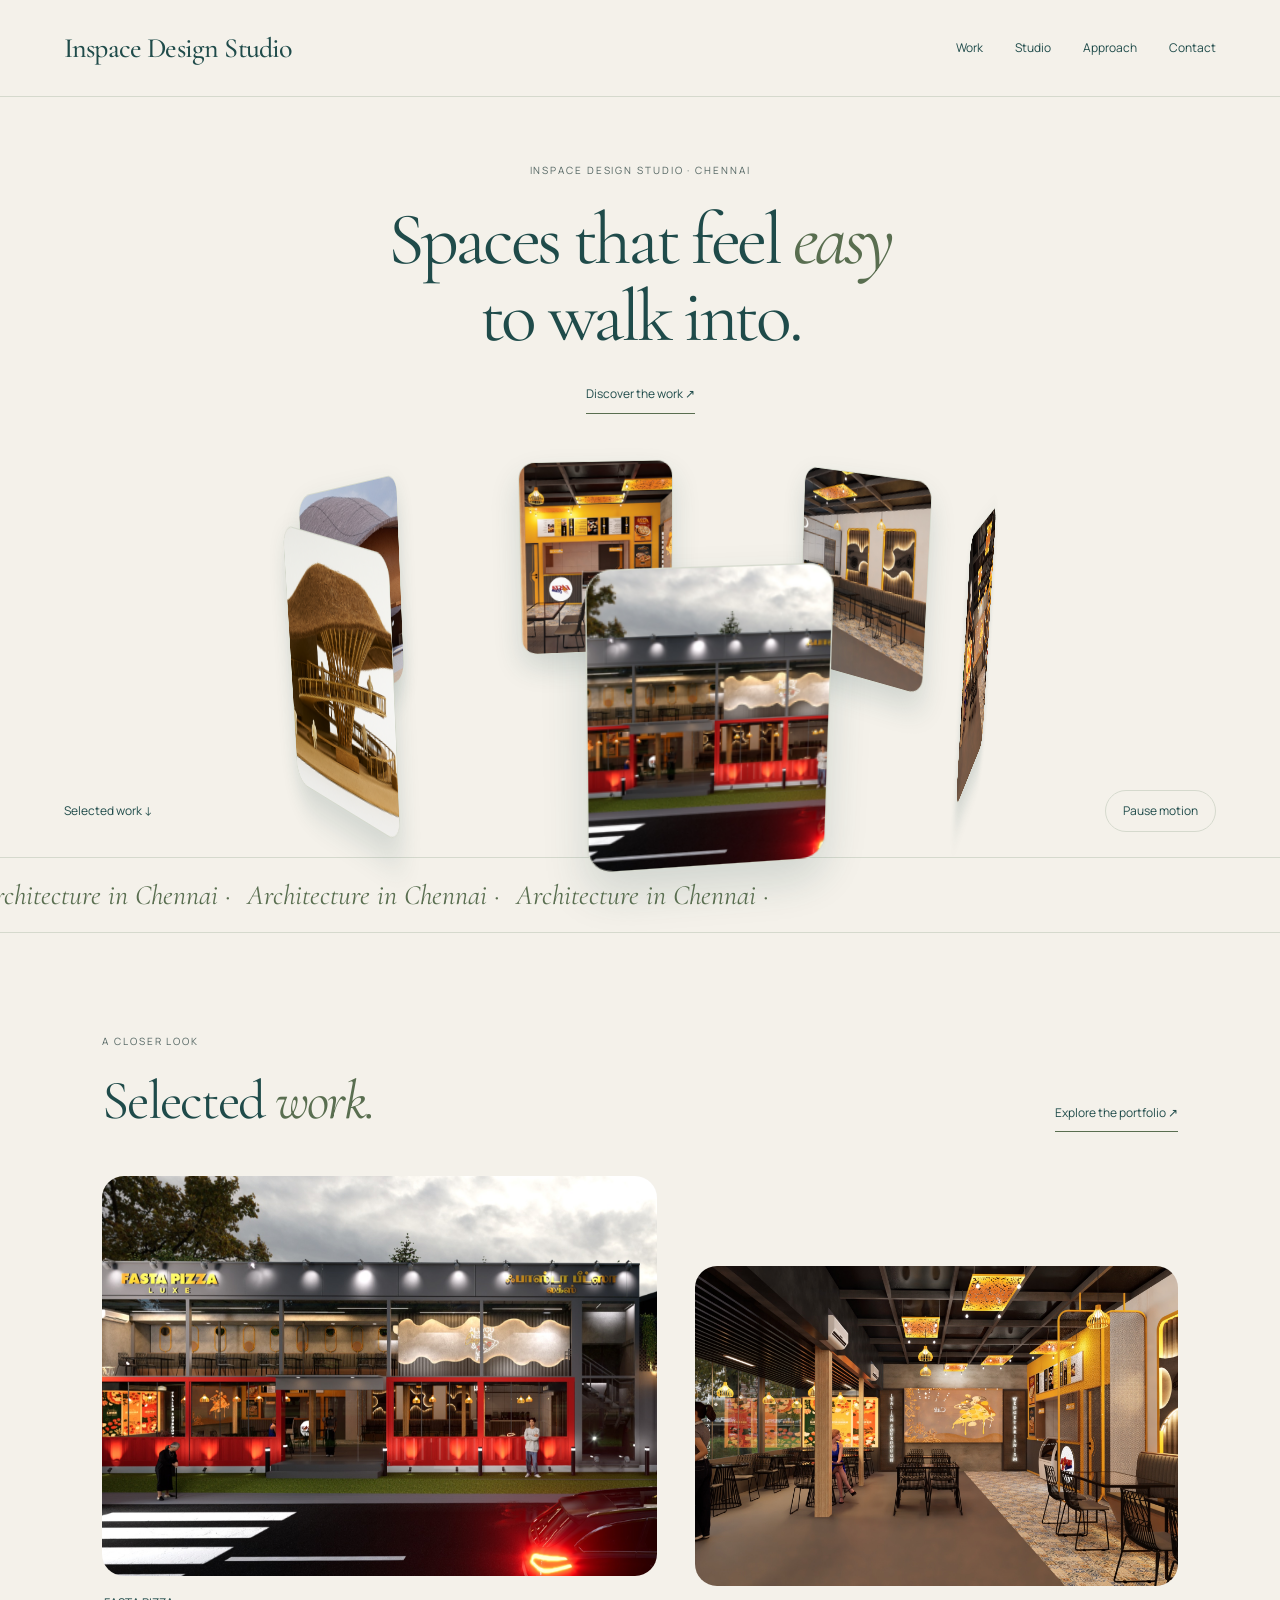
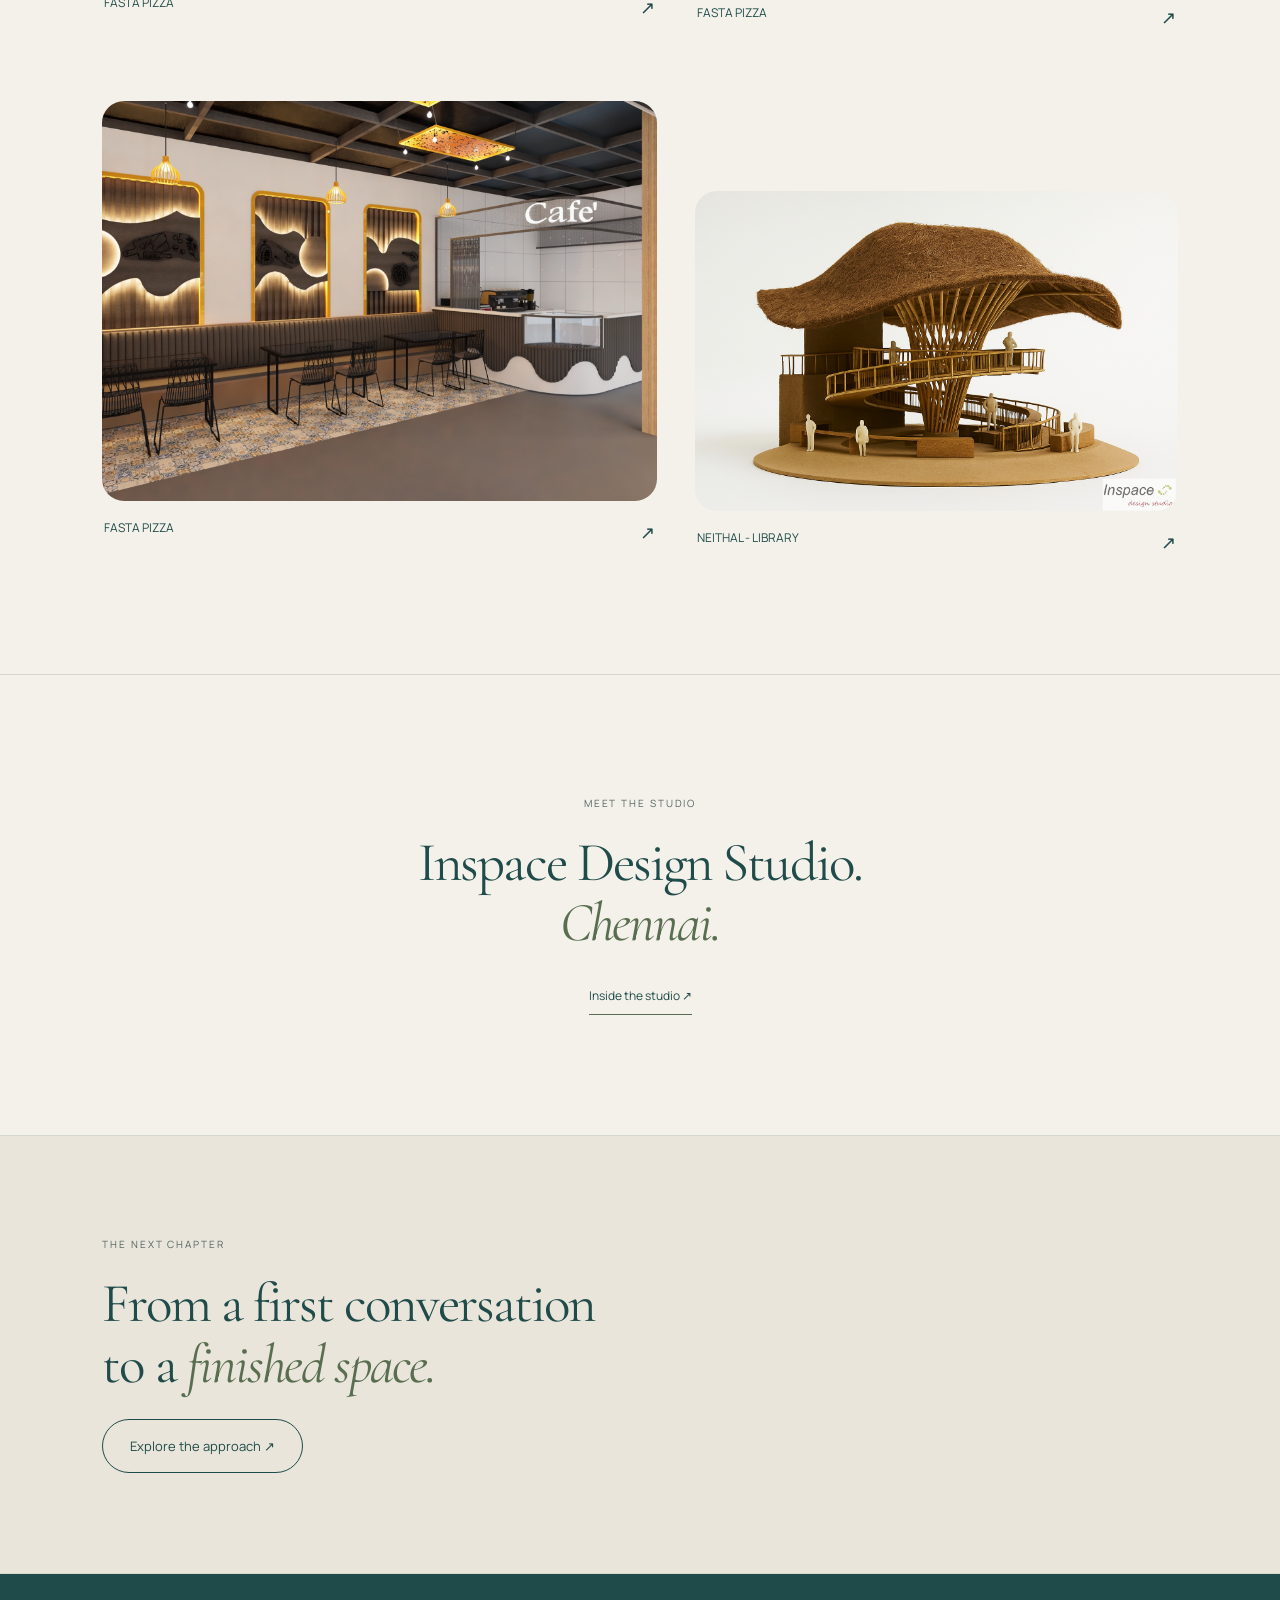
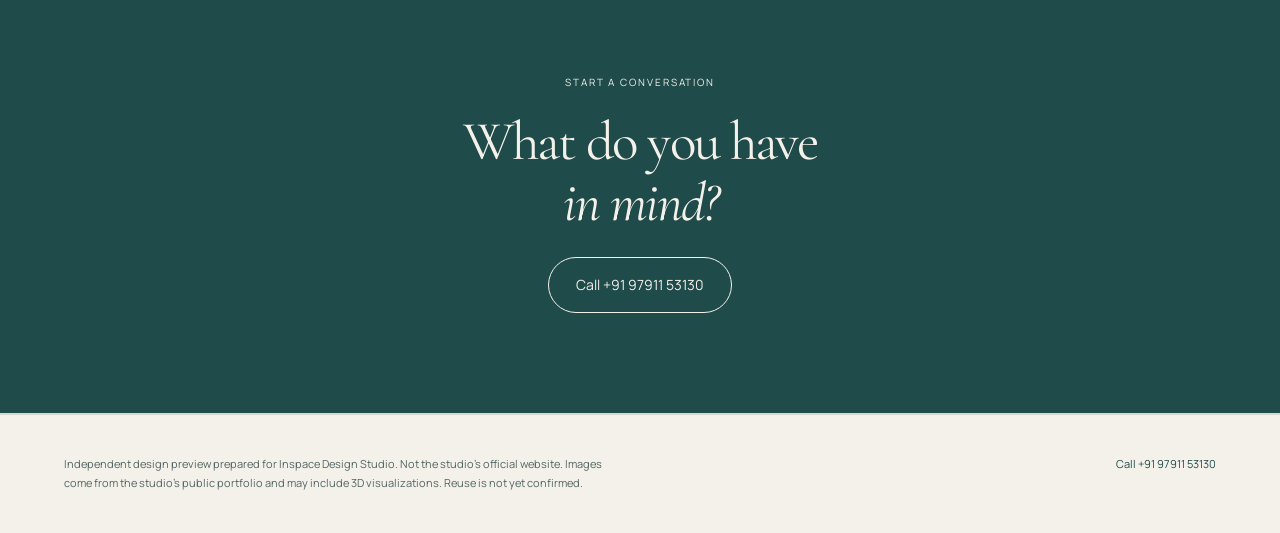
<file: index.html>
<!doctype html>
<html lang="en"><head><meta charset="utf-8"><meta name="viewport" content="width=device-width, initial-scale=1"><title>Architecture in Chennai | Inspace Design Studio</title><meta name="description" content="Inspace Design Studio works on architecture, interiors, public spaces and master plans in Chennai."><link rel="stylesheet" href="base.css"><link rel="stylesheet" href="brand.css"><link rel="stylesheet" href="hero.css"><link rel="license" href="assets/fonts/display/OFL.txt"><link rel="license" href="assets/fonts/body/OFL.txt"><script src="runtime.js" defer></script><script src="hero.js" defer></script></head><body><a class="dk-skip-link" href="#main">Skip to content</a><header class="dk-header"><a class="dk-wordmark" href="index.html">Inspace Design Studio</a><button class="dk-menu" type="button" aria-controls="dk-nav" aria-expanded="false" hidden><span class="dk-menu-label">Menu</span></button><nav class="dk-nav" id="dk-nav" aria-label="Primary"><a href="work.html">Work</a><a href="studio.html">Studio</a><a href="process.html">Approach</a><a href="contact.html">Contact</a></nav></header><main id="main"><section class="soft-hero" data-dk-motion aria-labelledby="hero-title">
  <div class="hero-copy"><p class="eyebrow">Inspace Design Studio · Chennai</p><h1 id="hero-title">Spaces that feel <em>easy</em><br>to walk into.</h1><a class="text-link" href="work.html">Discover the work ↗</a></div>
  <div class="ring-stage" aria-label="A rotating collection of studio project photographs"><div class="ring-axis"><div class="ring-spin">
    <figure class="ring-card" style="--angle:0deg"><img src="assets/img/photo-01.jpg" alt="FASTA PIZZA"></figure>
    <figure class="ring-card" style="--angle:60deg"><img src="assets/img/photo-02.jpg" alt="FASTA PIZZA"></figure>
    <figure class="ring-card" style="--angle:120deg"><img src="assets/img/photo-03.jpg" alt="FASTA PIZZA"></figure>
    <figure class="ring-card" style="--angle:180deg"><img src="assets/img/photo-04.jpg" alt="FASTA PIZZA"></figure>
    <figure class="ring-card" style="--angle:240deg"><img src="assets/img/photo-05.jpg" alt="NEITHAL - LIBRARY"></figure>
    <figure class="ring-card" style="--angle:300deg"><img src="assets/img/photo-06.jpg" alt="NEITHAL - LIBRARY"></figure>
  </div></div></div>
  <div class="hero-bottom"><a href="#selected-work">Selected work ↓</a><button type="button" data-dk-motion-toggle hidden><span data-dk-motion-label>Pause</span> motion</button></div>
  <div class="work-strip" aria-label="Studio work types"><div class="strip-track"><span>Architecture in Chennai · </span><span aria-hidden="true">Architecture in Chennai · </span><span aria-hidden="true">Architecture in Chennai · </span></div></div>
</section>

<section class="home-work chapter" aria-labelledby="selected-work">
  <div class="chapter-heading"><div><p class="eyebrow">A closer look</p><h2 id="selected-work">Selected <em>work.</em></h2></div><a class="text-link" href="work.html">Explore the portfolio ↗</a></div>
  <div class="work-pair">
    <a class="work-tile" href="work.html"><img src="assets/img/photo-01.jpg" alt="FASTA PIZZA" loading="lazy"><span>FASTA PIZZA <b>↗</b></span></a>
    <a class="work-tile" href="work.html"><img src="assets/img/photo-02.jpg" alt="FASTA PIZZA" loading="lazy"><span>FASTA PIZZA <b>↗</b></span></a>
    <a class="work-tile" href="work.html"><img src="assets/img/photo-03.jpg" alt="FASTA PIZZA" loading="lazy"><span>FASTA PIZZA <b>↗</b></span></a>
    <a class="work-tile" href="work.html"><img src="assets/img/photo-06.jpg" alt="NEITHAL - LIBRARY" loading="lazy"><span>NEITHAL - LIBRARY <b>↗</b></span></a>
  </div>
</section>
<section class="studio-line chapter" aria-labelledby="studio-line"><p class="eyebrow">Meet the studio</p><h2 id="studio-line">Inspace Design Studio.<br><em>Chennai.</em></h2><a class="text-link" href="studio.html">Inside the studio ↗</a></section>
<section class="approach-line chapter" aria-labelledby="approach"><p class="eyebrow">The next chapter</p><h2 id="approach">From a first conversation<br>to a <em>finished space.</em></h2><a class="button" href="process.html">Explore the approach ↗</a></section>
<section class="contact-band chapter" aria-labelledby="contact"><p class="eyebrow">Start a conversation</p><h2 id="contact">What do you have<br><em>in mind?</em></h2><div class="dk-contact-links"><a href="tel:+919791153130">Call +91 97911 53130</a></div></section>
</main><footer class="dk-footer"><p>Independent design preview prepared for Inspace Design Studio. Not the studio&#x27;s official website. Images come from the studio’s public portfolio and may include 3D visualizations. Reuse is not yet confirmed.</p><div class="dk-contact-links"><a href="tel:+919791153130">Call +91 97911 53130</a></div></footer></body></html>
</file>
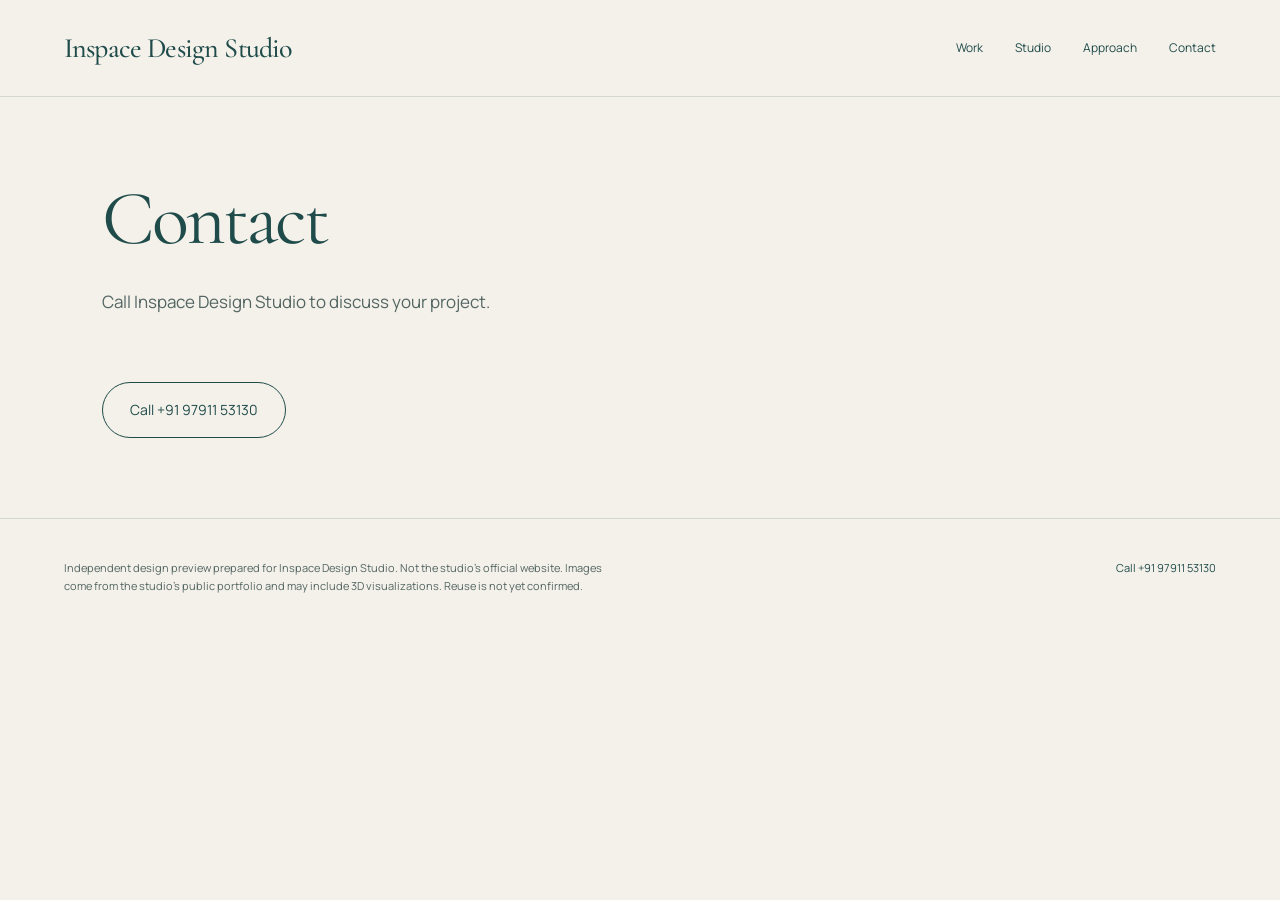
<file: contact.html>
<!doctype html>
<html lang="en"><head><meta charset="utf-8"><meta name="viewport" content="width=device-width, initial-scale=1"><title>Contact | Inspace Design Studio</title><meta name="description" content="Inspace Design Studio works on architecture, interiors, public spaces and master plans in Chennai."><link rel="stylesheet" href="base.css"><link rel="stylesheet" href="brand.css"><link rel="stylesheet" href="hero.css"><link rel="license" href="assets/fonts/display/OFL.txt"><link rel="license" href="assets/fonts/body/OFL.txt"><script src="runtime.js" defer></script><script src="hero.js" defer></script></head><body><a class="dk-skip-link" href="#main">Skip to content</a><header class="dk-header"><a class="dk-wordmark" href="index.html">Inspace Design Studio</a><button class="dk-menu" type="button" aria-controls="dk-nav" aria-expanded="false" hidden><span class="dk-menu-label">Menu</span></button><nav class="dk-nav" id="dk-nav" aria-label="Primary"><a href="work.html">Work</a><a href="studio.html">Studio</a><a href="process.html">Approach</a><a href="contact.html">Contact</a></nav></header><main id="main"><h1>Contact</h1><p class="dk-lead">Call Inspace Design Studio to discuss your project.</p><div class="dk-contact-links"><a href="tel:+919791153130">Call +91 97911 53130</a></div></main><footer class="dk-footer"><p>Independent design preview prepared for Inspace Design Studio. Not the studio&#x27;s official website. Images come from the studio’s public portfolio and may include 3D visualizations. Reuse is not yet confirmed.</p><div class="dk-contact-links"><a href="tel:+919791153130">Call +91 97911 53130</a></div></footer></body></html>
</file>
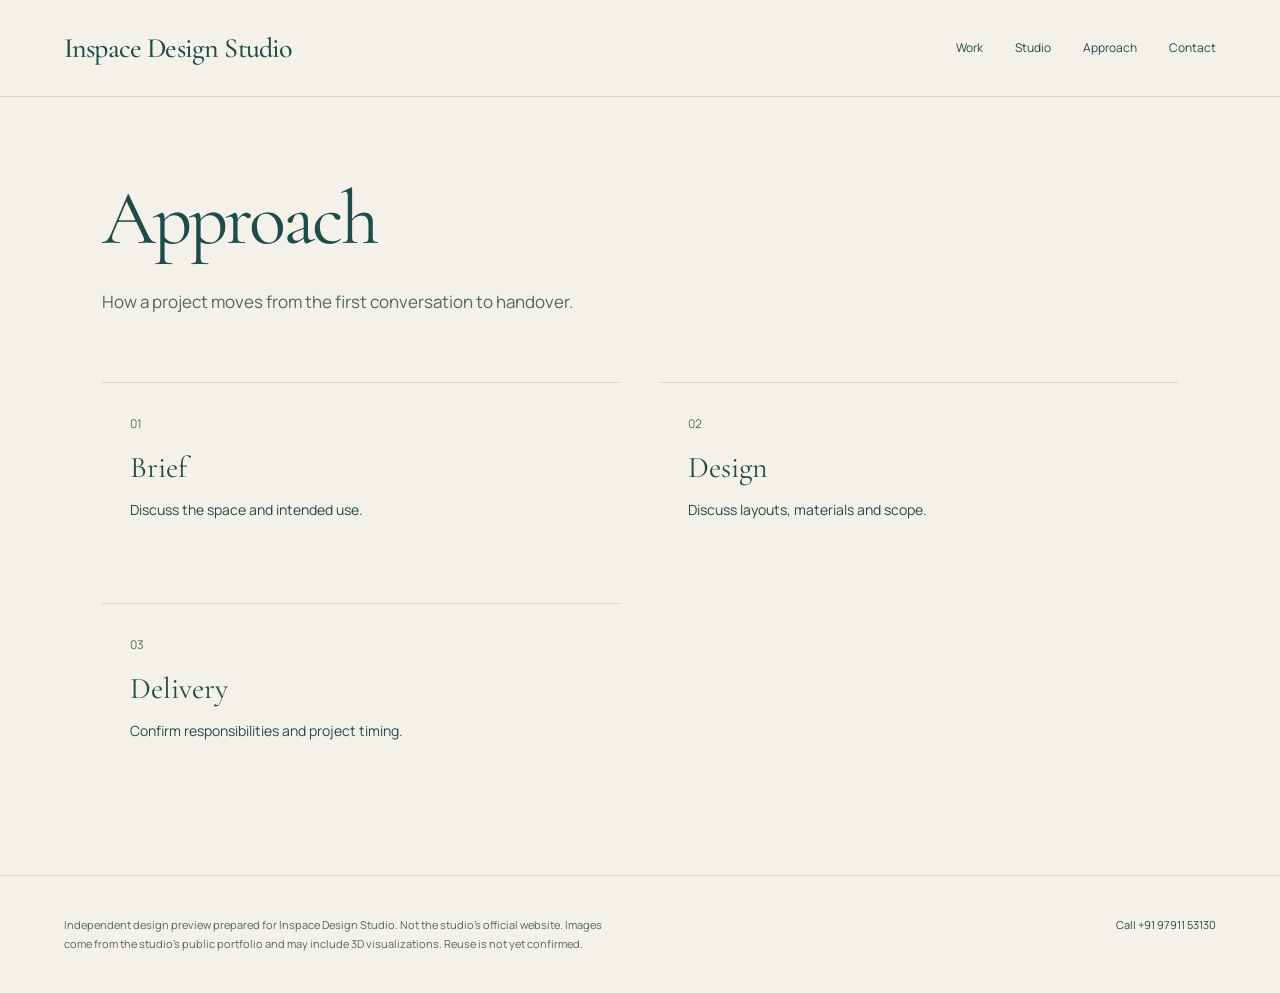
<file: process.html>
<!doctype html>
<html lang="en"><head><meta charset="utf-8"><meta name="viewport" content="width=device-width, initial-scale=1"><title>Approach | Inspace Design Studio</title><meta name="description" content="Inspace Design Studio works on architecture, interiors, public spaces and master plans in Chennai."><link rel="stylesheet" href="base.css"><link rel="stylesheet" href="brand.css"><link rel="stylesheet" href="hero.css"><link rel="license" href="assets/fonts/display/OFL.txt"><link rel="license" href="assets/fonts/body/OFL.txt"><script src="runtime.js" defer></script><script src="hero.js" defer></script></head><body><a class="dk-skip-link" href="#main">Skip to content</a><header class="dk-header"><a class="dk-wordmark" href="index.html">Inspace Design Studio</a><button class="dk-menu" type="button" aria-controls="dk-nav" aria-expanded="false" hidden><span class="dk-menu-label">Menu</span></button><nav class="dk-nav" id="dk-nav" aria-label="Primary"><a href="work.html">Work</a><a href="studio.html">Studio</a><a href="process.html">Approach</a><a href="contact.html">Contact</a></nav></header><main id="main"><h1>Approach</h1><p class="dk-lead">How a project moves from the first conversation to handover.</p><section class="dk-section dk-steps"><ol><li><h3>Brief</h3><p>Discuss the space and intended use.</p></li><li><h3>Design</h3><p>Discuss layouts, materials and scope.</p></li><li><h3>Delivery</h3><p>Confirm responsibilities and project timing.</p></li></ol></section></main><footer class="dk-footer"><p>Independent design preview prepared for Inspace Design Studio. Not the studio&#x27;s official website. Images come from the studio’s public portfolio and may include 3D visualizations. Reuse is not yet confirmed.</p><div class="dk-contact-links"><a href="tel:+919791153130">Call +91 97911 53130</a></div></footer></body></html>
</file>
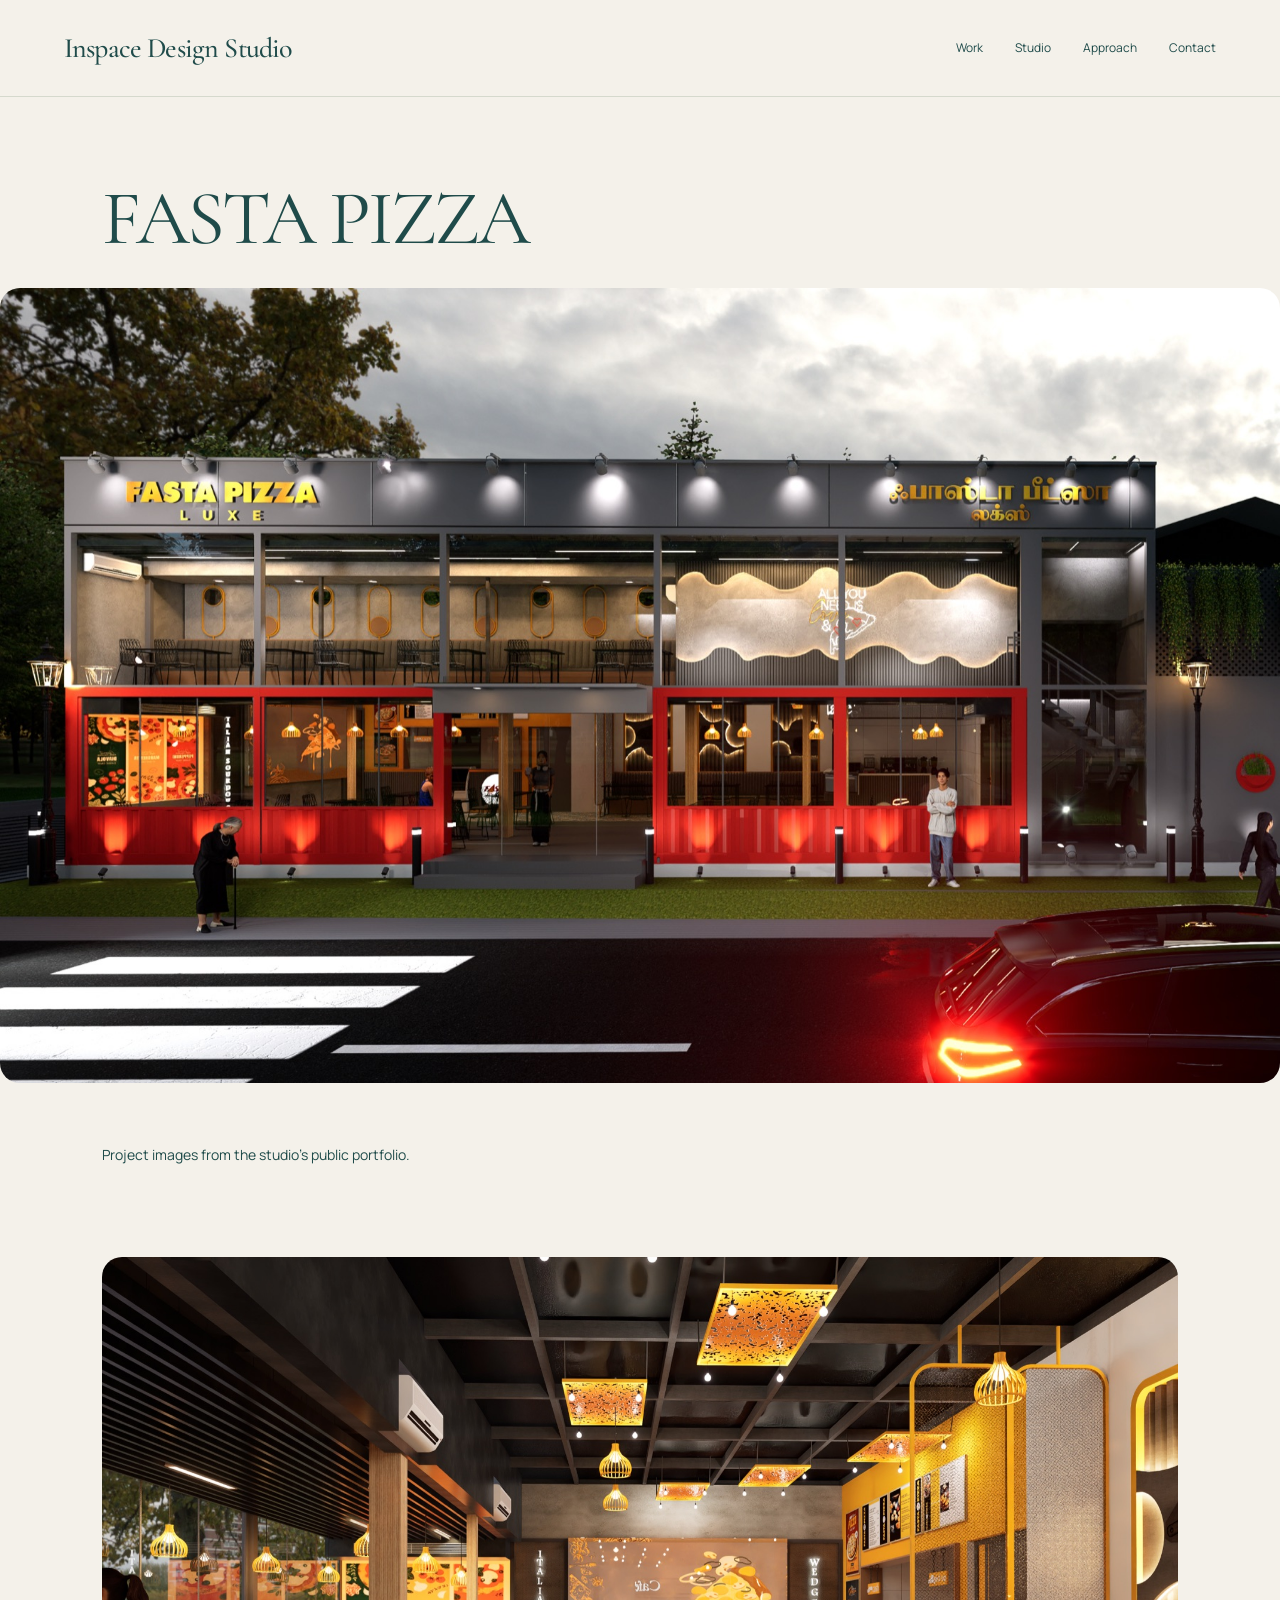
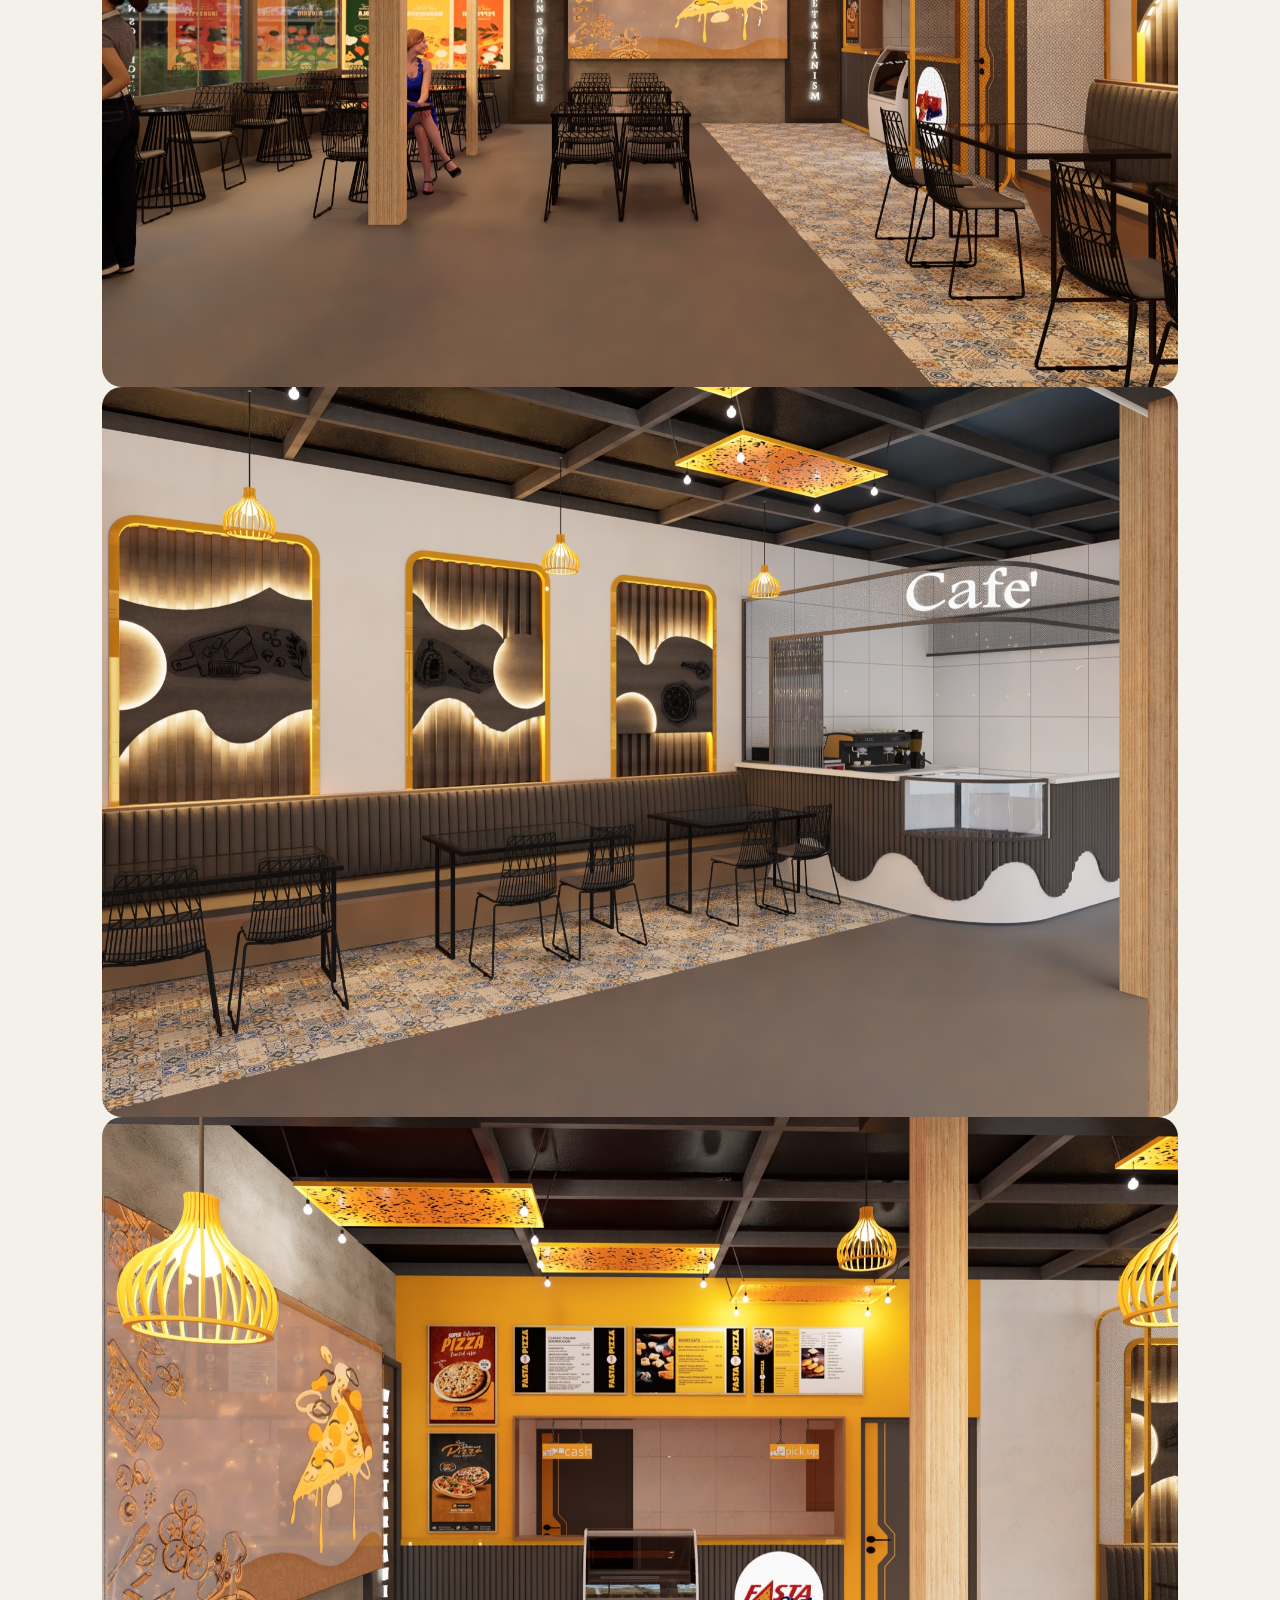
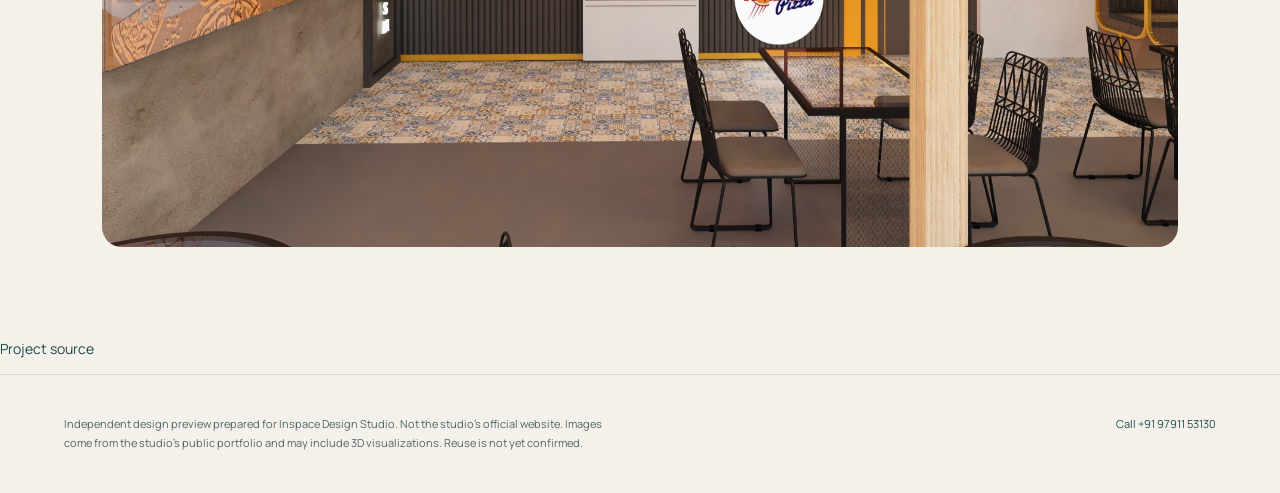
<file: project-fasta-pizza.html>
<!doctype html>
<html lang="en"><head><meta charset="utf-8"><meta name="viewport" content="width=device-width, initial-scale=1"><title>FASTA PIZZA | Inspace Design Studio</title><meta name="description" content="Inspace Design Studio works on architecture, interiors, public spaces and master plans in Chennai."><link rel="stylesheet" href="base.css"><link rel="stylesheet" href="brand.css"><link rel="stylesheet" href="hero.css"><link rel="license" href="assets/fonts/display/OFL.txt"><link rel="license" href="assets/fonts/body/OFL.txt"><script src="runtime.js" defer></script><script src="hero.js" defer></script></head><body><a class="dk-skip-link" href="#main">Skip to content</a><header class="dk-header"><a class="dk-wordmark" href="index.html">Inspace Design Studio</a><button class="dk-menu" type="button" aria-controls="dk-nav" aria-expanded="false" hidden><span class="dk-menu-label">Menu</span></button><nav class="dk-nav" id="dk-nav" aria-label="Primary"><a href="work.html">Work</a><a href="studio.html">Studio</a><a href="process.html">Approach</a><a href="contact.html">Contact</a></nav></header><main id="main"><h1>FASTA PIZZA</h1><figure class="dk-image"><img src="assets/img/project-fasta-pizza-cover.jpg" alt="FASTA PIZZA" loading="lazy" decoding="async"></figure><section class="dk-section dk-text"><p>Project images from the studio’s public portfolio.</p></section>
<section class="dk-section dk-gallery"><figure class="dk-image"><img src="assets/img/project-fasta-pizza-2.jpg" alt="FASTA PIZZA" loading="lazy" decoding="async"></figure><figure class="dk-image"><img src="assets/img/project-fasta-pizza-3.jpg" alt="FASTA PIZZA" loading="lazy" decoding="async"></figure><figure class="dk-image"><img src="assets/img/project-fasta-pizza-4.jpg" alt="FASTA PIZZA" loading="lazy" decoding="async"></figure></section><p class="dk-source"><a href="https://www.inspacedesignstudio.com/">Project source</a></p></main><footer class="dk-footer"><p>Independent design preview prepared for Inspace Design Studio. Not the studio&#x27;s official website. Images come from the studio’s public portfolio and may include 3D visualizations. Reuse is not yet confirmed.</p><div class="dk-contact-links"><a href="tel:+919791153130">Call +91 97911 53130</a></div></footer></body></html>
</file>
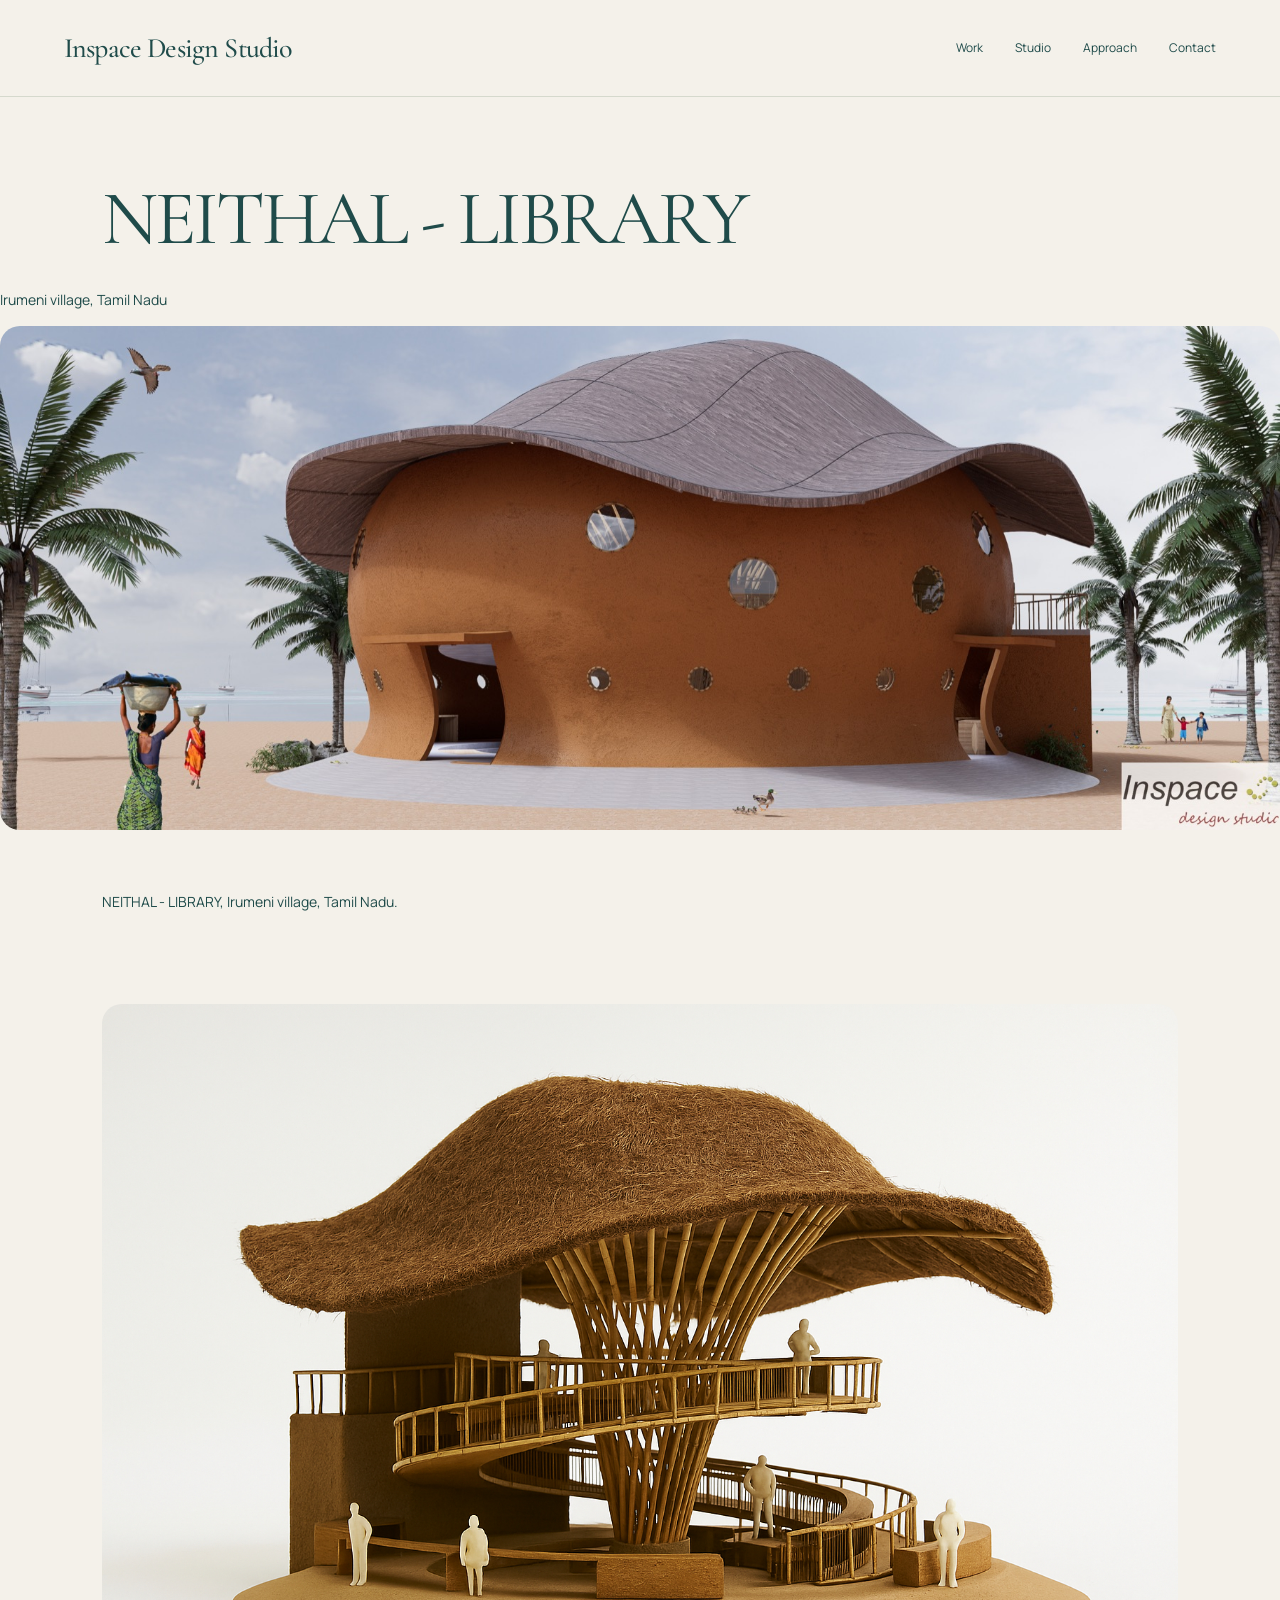
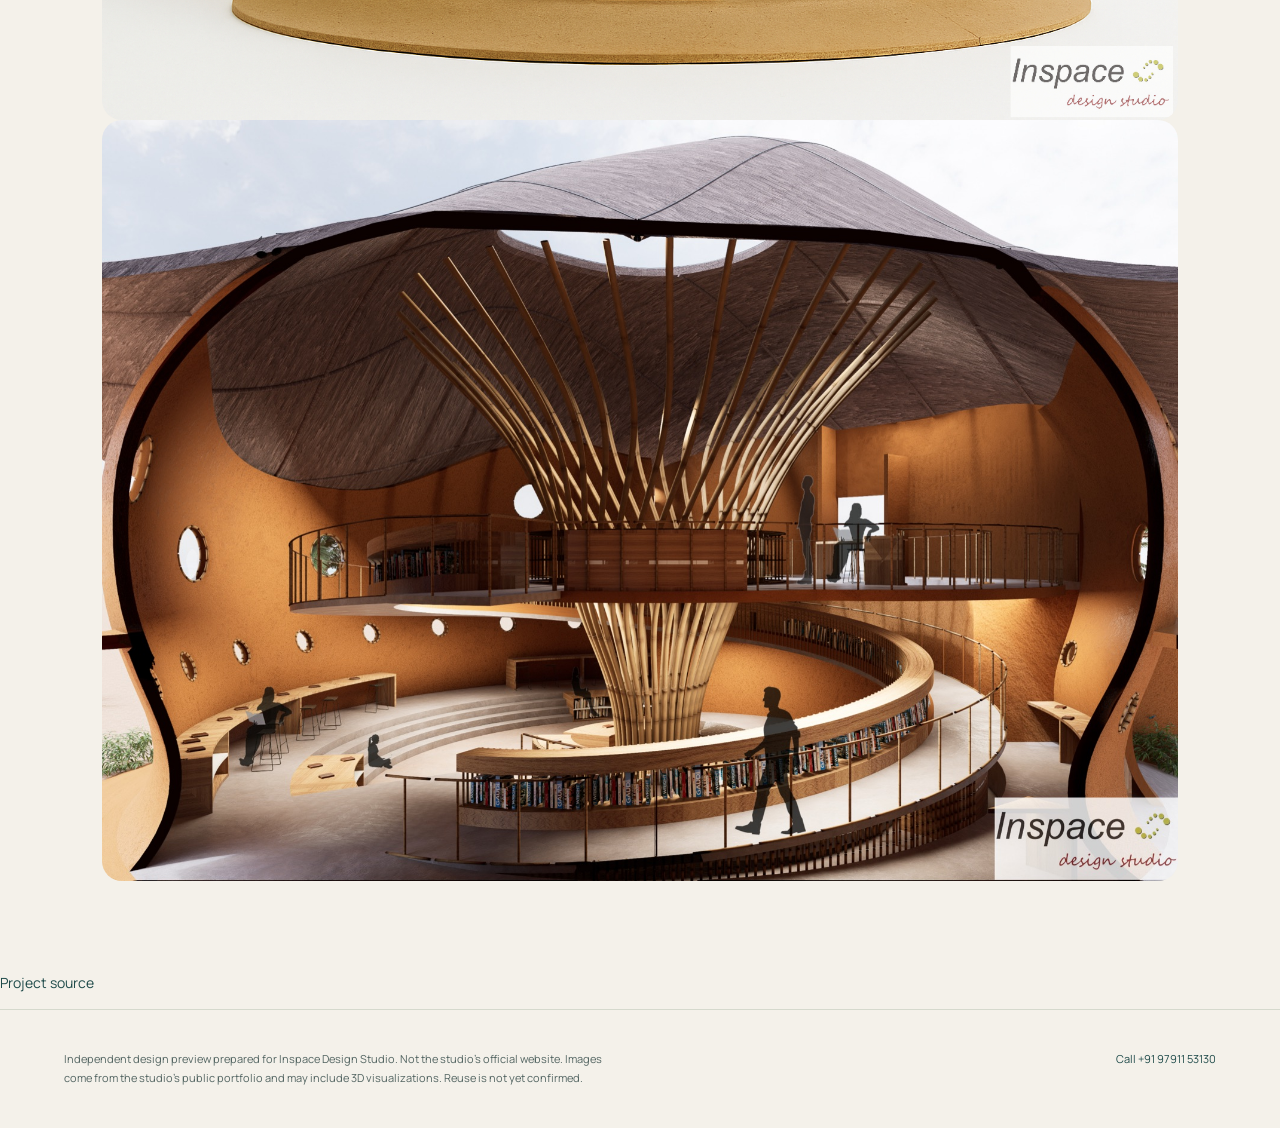
<file: project-neithal-library.html>
<!doctype html>
<html lang="en"><head><meta charset="utf-8"><meta name="viewport" content="width=device-width, initial-scale=1"><title>NEITHAL - LIBRARY | Inspace Design Studio</title><meta name="description" content="Inspace Design Studio works on architecture, interiors, public spaces and master plans in Chennai."><link rel="stylesheet" href="base.css"><link rel="stylesheet" href="brand.css"><link rel="stylesheet" href="hero.css"><link rel="license" href="assets/fonts/display/OFL.txt"><link rel="license" href="assets/fonts/body/OFL.txt"><script src="runtime.js" defer></script><script src="hero.js" defer></script></head><body><a class="dk-skip-link" href="#main">Skip to content</a><header class="dk-header"><a class="dk-wordmark" href="index.html">Inspace Design Studio</a><button class="dk-menu" type="button" aria-controls="dk-nav" aria-expanded="false" hidden><span class="dk-menu-label">Menu</span></button><nav class="dk-nav" id="dk-nav" aria-label="Primary"><a href="work.html">Work</a><a href="studio.html">Studio</a><a href="process.html">Approach</a><a href="contact.html">Contact</a></nav></header><main id="main"><h1>NEITHAL - LIBRARY</h1><p class="dk-location">Irumeni village, Tamil Nadu</p><figure class="dk-image"><img src="assets/img/project-neithal-library-cover.jpg" alt="NEITHAL - LIBRARY" loading="lazy" decoding="async"></figure><section class="dk-section dk-text"><p>NEITHAL - LIBRARY, Irumeni village, Tamil Nadu.</p></section>
<section class="dk-section dk-gallery"><figure class="dk-image"><img src="assets/img/project-neithal-library-2.jpg" alt="NEITHAL - LIBRARY" loading="lazy" decoding="async"></figure><figure class="dk-image"><img src="assets/img/project-neithal-library-3.jpg" alt="NEITHAL - LIBRARY" loading="lazy" decoding="async"></figure></section><p class="dk-source"><a href="https://www.inspacedesignstudio.com/">Project source</a></p></main><footer class="dk-footer"><p>Independent design preview prepared for Inspace Design Studio. Not the studio&#x27;s official website. Images come from the studio’s public portfolio and may include 3D visualizations. Reuse is not yet confirmed.</p><div class="dk-contact-links"><a href="tel:+919791153130">Call +91 97911 53130</a></div></footer></body></html>
</file>
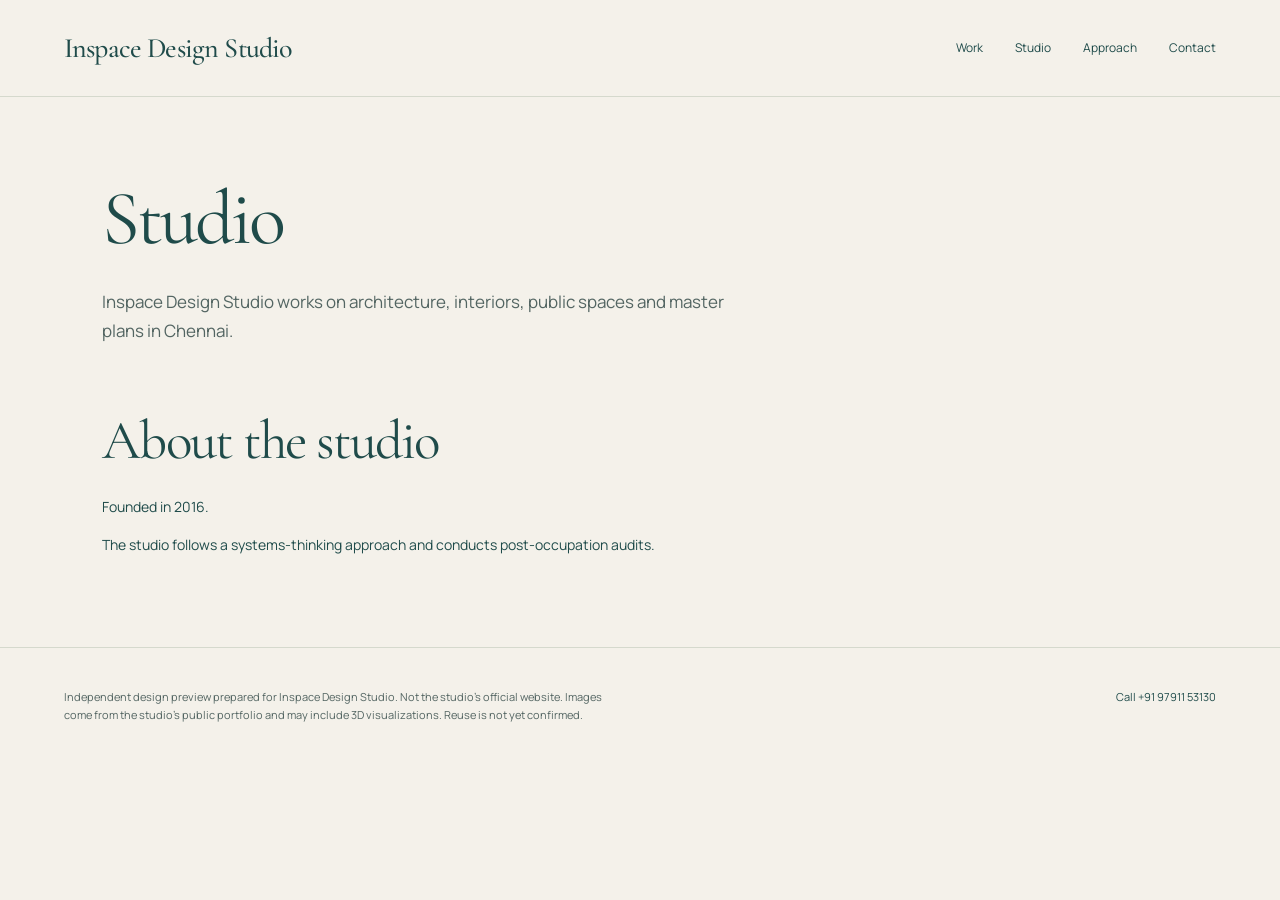
<file: studio.html>
<!doctype html>
<html lang="en"><head><meta charset="utf-8"><meta name="viewport" content="width=device-width, initial-scale=1"><title>Studio | Inspace Design Studio</title><meta name="description" content="Inspace Design Studio works on architecture, interiors, public spaces and master plans in Chennai."><link rel="stylesheet" href="base.css"><link rel="stylesheet" href="brand.css"><link rel="stylesheet" href="hero.css"><link rel="license" href="assets/fonts/display/OFL.txt"><link rel="license" href="assets/fonts/body/OFL.txt"><script src="runtime.js" defer></script><script src="hero.js" defer></script></head><body><a class="dk-skip-link" href="#main">Skip to content</a><header class="dk-header"><a class="dk-wordmark" href="index.html">Inspace Design Studio</a><button class="dk-menu" type="button" aria-controls="dk-nav" aria-expanded="false" hidden><span class="dk-menu-label">Menu</span></button><nav class="dk-nav" id="dk-nav" aria-label="Primary"><a href="work.html">Work</a><a href="studio.html">Studio</a><a href="process.html">Approach</a><a href="contact.html">Contact</a></nav></header><main id="main"><h1>Studio</h1><p class="dk-lead">Inspace Design Studio works on architecture, interiors, public spaces and master plans in Chennai.</p><section class="dk-section dk-text"><h2>About the studio</h2><p>Founded in 2016.</p><p>The studio follows a systems-thinking approach and conducts post-occupation audits.</p></section></main><footer class="dk-footer"><p>Independent design preview prepared for Inspace Design Studio. Not the studio&#x27;s official website. Images come from the studio’s public portfolio and may include 3D visualizations. Reuse is not yet confirmed.</p><div class="dk-contact-links"><a href="tel:+919791153130">Call +91 97911 53130</a></div></footer></body></html>
</file>
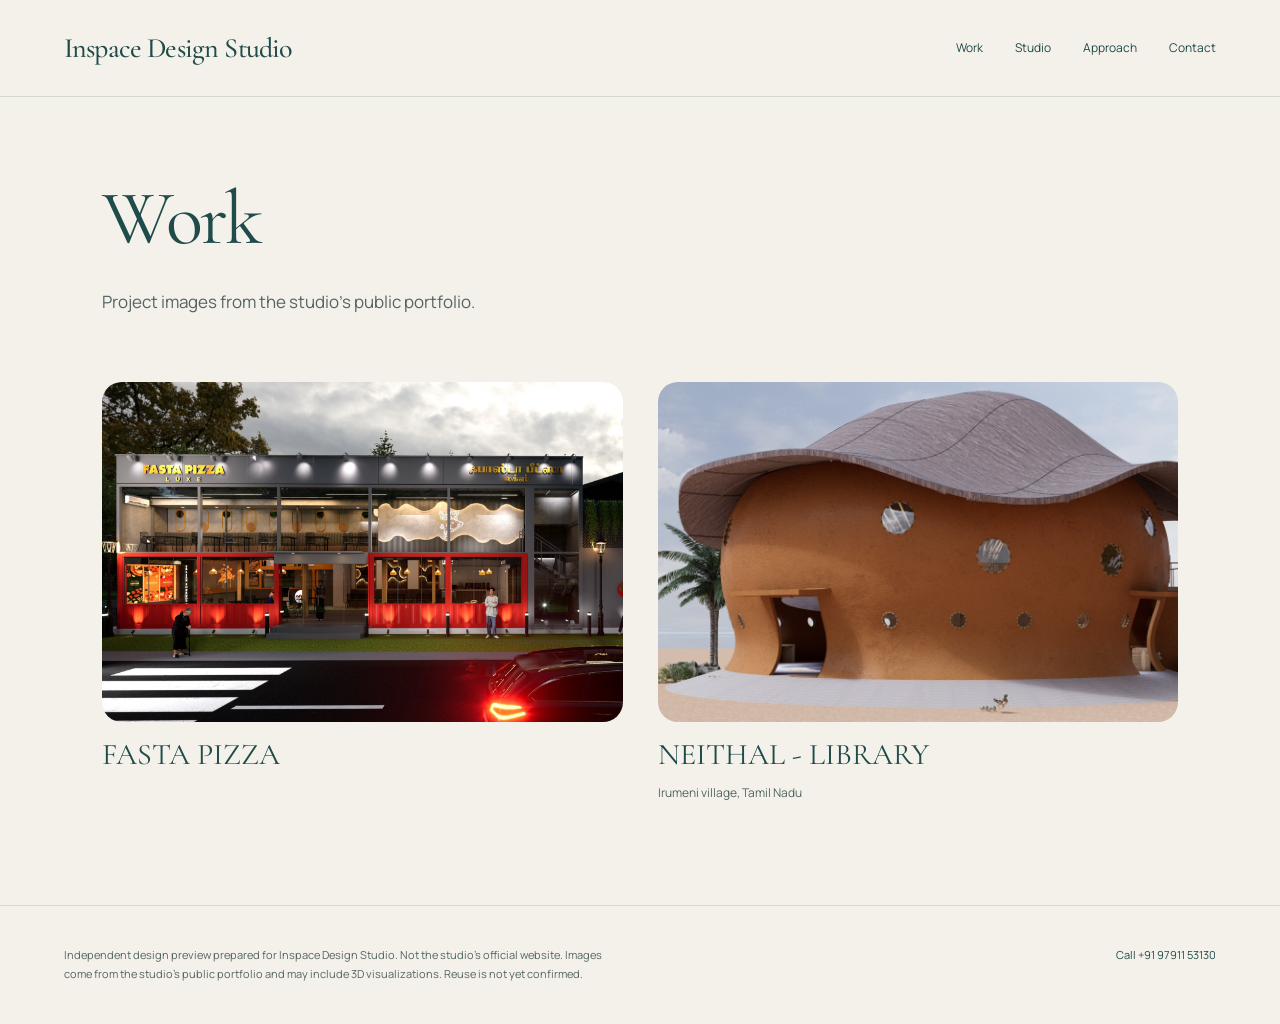
<file: work.html>
<!doctype html>
<html lang="en"><head><meta charset="utf-8"><meta name="viewport" content="width=device-width, initial-scale=1"><title>Work | Inspace Design Studio</title><meta name="description" content="Inspace Design Studio works on architecture, interiors, public spaces and master plans in Chennai."><link rel="stylesheet" href="base.css"><link rel="stylesheet" href="brand.css"><link rel="stylesheet" href="hero.css"><link rel="license" href="assets/fonts/display/OFL.txt"><link rel="license" href="assets/fonts/body/OFL.txt"><script src="runtime.js" defer></script><script src="hero.js" defer></script></head><body><a class="dk-skip-link" href="#main">Skip to content</a><header class="dk-header"><a class="dk-wordmark" href="index.html">Inspace Design Studio</a><button class="dk-menu" type="button" aria-controls="dk-nav" aria-expanded="false" hidden><span class="dk-menu-label">Menu</span></button><nav class="dk-nav" id="dk-nav" aria-label="Primary"><a href="work.html">Work</a><a href="studio.html">Studio</a><a href="process.html">Approach</a><a href="contact.html">Contact</a></nav></header><main id="main"><h1>Work</h1><p class="dk-lead">Project images from the studio’s public portfolio.</p><section class="dk-section dk-projects"><div class="dk-projects"><article><a href="project-fasta-pizza.html"><figure class="dk-image"><img src="assets/img/project-fasta-pizza-cover.jpg" alt="FASTA PIZZA" loading="lazy" decoding="async"></figure><h3>FASTA PIZZA</h3></a></article><article><a href="project-neithal-library.html"><figure class="dk-image"><img src="assets/img/project-neithal-library-cover.jpg" alt="NEITHAL - LIBRARY" loading="lazy" decoding="async"></figure><h3>NEITHAL - LIBRARY</h3></a><p>Irumeni village, Tamil Nadu</p></article></div></section></main><footer class="dk-footer"><p>Independent design preview prepared for Inspace Design Studio. Not the studio&#x27;s official website. Images come from the studio’s public portfolio and may include 3D visualizations. Reuse is not yet confirmed.</p><div class="dk-contact-links"><a href="tel:+919791153130">Call +91 97911 53130</a></div></footer></body></html>
</file>
<file: base.css>
/* Neutral mechanics only. Studio identity belongs in brand.css and hero.css. */

*,
*::before,
*::after {
  box-sizing: border-box;
}

html {
  min-width: 320px;
  scroll-behavior: smooth;
}

body {
  margin: 0;
  min-width: 320px;
}

img,
svg,
video {
  display: block;
  max-width: 100%;
}

button,
a,
input,
textarea,
select {
  font: inherit;
}

button,
a {
  touch-action: manipulation;
}

button {
  cursor: pointer;
}

:where(a, button, input, textarea, select, summary):focus-visible {
  outline: 2px solid currentColor;
  outline-offset: 3px;
}

.dk-skip-link {
  position: absolute;
  z-index: 100;
  top: 0;
  left: 0;
  transform: translateY(-120%);
}

.dk-skip-link:focus {
  transform: translateY(0);
}

/* The no-JS experience keeps the complete navigation visible. */
.dk-menu[hidden] {
  display: none;
}

.dk-nav ul {
  list-style: none;
  margin: 0;
  padding: 0;
}

@media (max-width: 767px) {
  html.js .dk-menu:not([hidden]) {
    display: inline-flex;
  }

  html.js .dk-nav[hidden] {
    display: none;
  }

  html.js .dk-header.is-menu-open .dk-nav {
    display: block;
  }
}

@media (min-width: 768px) {
  html.js .dk-menu {
    display: none;
  }

  html.js .dk-nav {
    display: block;
  }
}

@media (prefers-reduced-motion: reduce) {
  html {
    scroll-behavior: auto;
  }
}
</file>
<file: brand.css>
:root{
 --paper:#f4f1ea;
 --paper-deep:#e9e5da;
 --ink:#1f4b4a;
 --sage:#596e50;
 --muted:#536562;
 --line:#d5d9cd;
 --dark:#1f4b4a;
 --light-text:#f4f1ea;
 --shadow:rgba(31,75,74,.16);
 --font-display:'Soft Display',Georgia,serif;
 --font-body:'Soft Body',Arial,sans-serif;
}
@font-face{font-family:'Soft Display';src:url('assets/fonts/display.ttf') format('truetype');font-weight:300 700;font-style:normal;font-display:swap}
@font-face{font-family:'Soft Display';src:url('assets/fonts/display-italic.ttf') format('truetype');font-weight:300 700;font-style:italic;font-display:swap}
@font-face{font-family:'Soft Body';src:url('assets/fonts/body.ttf') format('truetype');font-weight:200 800;font-style:normal;font-display:swap}
body{background:var(--paper);color:var(--ink);font:400 14px/1.7 var(--font-body);-webkit-font-smoothing:antialiased}
img{height:auto}
a{color:inherit;text-decoration:none}
h1,h2,h3{font-family:var(--font-display);font-weight:400;line-height:1.1;text-wrap:balance}
h1{font-size:clamp(48px,6vw,88px);letter-spacing:-.04em}
h2{font-size:clamp(40px,4.3vw,66px);letter-spacing:-.035em;margin:0 0 24px}
h3{font-size:30px;margin:16px 0 8px}
em{font-weight:400;color:var(--sage)}
.dk-header{padding:28px 5vw;display:flex;align-items:center;justify-content:space-between;gap:24px;border-bottom:1px solid var(--line);position:relative;z-index:10}
.dk-wordmark{font:500 28px/1.1 var(--font-display);letter-spacing:-.03em}
.dk-nav,.dk-nav ul{display:flex;align-items:center;gap:32px}
@media(min-width:768px){html.js .dk-nav{display:flex}}
.dk-nav a{font-size:12px;padding:10px 0;display:inline-block}
.dk-nav a:hover,.text-link:hover{color:var(--sage)}
.dk-menu{border:1px solid var(--line);background:var(--paper);color:var(--ink);padding:10px 16px;border-radius:24px}
.eyebrow{font-size:10px;text-transform:uppercase;letter-spacing:.19em;line-height:1.6;margin:0 0 22px;color:var(--muted)}
.text-link{font-size:12px;border-bottom:1px solid var(--sage);display:inline-block;padding:8px 0}
.button,.dk-contact-link{display:inline-block;padding:15px 27px;border:1px solid var(--ink);border-radius:40px;font-size:13px}
.button:hover,.dk-contact-link:hover{background:var(--ink);color:var(--paper)}
.chapter{padding:100px 8vw;border-bottom:1px solid var(--line)}
.chapter-heading{display:flex;justify-content:space-between;align-items:end;gap:24px;margin-bottom:44px}
.chapter-heading h2{margin-bottom:0}
.work-pair{display:grid;grid-template-columns:1.15fr 1fr;gap:52px 38px;align-items:start}
.work-tile:nth-child(even){margin-top:90px}
.work-tile img{width:100%;height:400px;object-fit:cover;border-radius:22px}
.work-tile:nth-child(even) img{height:320px}
.work-tile span{display:flex;justify-content:space-between;gap:14px;font-size:12px;line-height:1.6;padding:17px 2px}
.work-tile b{font-weight:400;font-size:18px}
.studio-line{text-align:center;padding-block:120px}
.approach-line{background:var(--paper-deep)}
.contact-band{background:var(--dark);color:var(--light-text);text-align:center}
.contact-band em,.contact-band .eyebrow{color:var(--light-text)}
.contact-band a{border-color:var(--light-text)}
.contact-band .dk-contact-links{justify-content:center}
.dk-footer{padding:40px 5vw;display:flex;justify-content:space-between;gap:30px;align-items:start;border-top:1px solid var(--line);font-size:11px}
.dk-footer p{max-width:550px;margin:0;color:var(--muted)}
main>h1,main>.dk-lead{margin-left:8vw;margin-right:8vw}
main>h1{margin-top:80px;margin-bottom:26px}
.dk-lead{max-width:650px;font-size:17px;color:var(--muted);margin-bottom:65px}
.dk-section{margin:60px 8vw 90px}
.dk-section p{max-width:680px}
div.dk-projects{display:grid;grid-template-columns:1fr 1fr;gap:50px 35px}
div.dk-projects .dk-image{margin:0}
div.dk-projects img{width:100%;height:340px;object-fit:cover;border-radius:20px}
div.dk-projects p{font-size:12px;color:var(--muted)}
.dk-gallery-grid{display:grid;grid-template-columns:1fr 1fr;gap:28px}
.dk-gallery img,.dk-image img{width:100%;border-radius:20px}
figcaption{font-size:12px;color:var(--muted);margin-top:14px}
.dk-steps ol{padding:0;list-style:none;counter-reset:steps;display:grid;grid-template-columns:1fr 1fr;gap:40px}
.dk-steps li{counter-increment:steps;padding:28px;border-top:1px solid var(--line)}
.dk-steps li:before{content:counter(steps,decimal-leading-zero);font-size:12px;color:var(--sage)}
.dk-contact-links{display:flex;flex-wrap:wrap;gap:14px}
main>.dk-contact-links{margin:0 8vw 80px}
main>.dk-contact-links a,.contact-band .dk-contact-links a{display:inline-block;border:1px solid currentColor;border-radius:40px;padding:15px 27px;font-size:14px}
main>.dk-project-location{margin:0 8vw 30px;color:var(--muted)}
.dk-image{margin:0}
@media(max-width:767px){
 .dk-header{padding:22px;gap:12px;flex-wrap:wrap}
 .dk-wordmark{font-size:25px;max-width:65%}
 .dk-nav{width:100%;flex-wrap:wrap;gap:8px 24px;padding-top:18px}
 .dk-nav ul{flex-wrap:wrap;gap:8px 24px}
 html.js .dk-header.is-menu-open .dk-nav{display:flex}
 .dk-nav a{min-height:44px;font-size:14px}
 .chapter{padding:66px 22px}
 .chapter-heading{display:block;margin-bottom:30px}
 .chapter-heading .text-link{margin-top:17px}
 .work-pair,div.dk-projects,.dk-gallery-grid,.dk-steps ol{grid-template-columns:1fr;gap:30px}
 .work-tile:nth-child(even){margin-top:0}
 .work-tile img,.work-tile:nth-child(even) img,div.dk-projects img{height:290px}
 .work-tile span{font-size:11px}
 .dk-footer{padding:30px 22px;display:block}
 .dk-footer p{margin-top:18px}
 main>h1,main>.dk-lead{margin-left:22px;margin-right:22px}
 main>h1{margin-top:50px}
 .dk-lead{font-size:15px;margin-bottom:40px}
 .dk-section{margin:40px 22px 60px}
 .dk-steps li{padding:20px 0}
 main>.dk-contact-links{margin:0 22px 60px}
 main>.dk-project-location{margin:0 22px 30px}
}

/* Keep long, verified town names inside the mobile column. */
.studio-line h2{overflow-wrap:anywhere}
</file>
<file: hero.css>
.soft-hero{position:relative;overflow:hidden;text-align:center;isolation:isolate;padding-top:65px}
.hero-copy{position:relative;z-index:2;padding:0 20px}
.hero-copy .eyebrow{margin-bottom:23px}
.hero-copy h1{font-size:clamp(54px,5.8vw,86px);line-height:1.03;font-weight:400;letter-spacing:-.045em;margin:0 0 22px}
.hero-copy h1 em{color:var(--sage)}
.ring-stage{height:340px;position:relative;perspective:1350px;perspective-origin:50% 46%;margin-top:36px;pointer-events:none}
.ring-axis,.ring-spin{position:absolute;top:50%;left:50%;width:0;height:0;transform-style:preserve-3d}
.ring-axis{--radius:330px;--card-width:190px;--card-height:240px;transform:rotateX(-13deg)}
.ring-spin{top:0;left:0;transform:rotateY(0deg)}
.ring-card{margin:0;position:absolute;left:calc(var(--card-width) / -2);top:calc(var(--card-height) / -2);width:var(--card-width);height:var(--card-height);transform:rotateY(var(--angle)) translateZ(var(--radius));border-radius:20px;overflow:hidden;box-shadow:0 18px 35px var(--shadow);background:var(--paper-deep);border:1px solid var(--line)}
.ring-card img{width:100%;height:100%;object-fit:cover}
.hero-bottom{position:relative;z-index:2;display:flex;justify-content:space-between;align-items:center;padding:0 5vw 25px;font-size:12px}
.hero-bottom button{border:1px solid var(--line);border-radius:30px;background:transparent;padding:10px 17px;color:var(--ink)}
.work-strip{overflow:hidden;border-block:1px solid var(--line);padding:19px 0;color:var(--sage);font:italic 400 28px/1.3 var(--font-display)}
.strip-track{display:flex;width:max-content;transform:translateX(0)}
.strip-track span{flex:none;white-space:nowrap;padding-right:16px}
@media(max-width:767px){
 .soft-hero{padding-top:42px}
 .hero-copy .eyebrow{font-size:9px;letter-spacing:.12em;max-width:280px;margin:0 auto 20px;line-height:1.7}
 .hero-copy h1{font-size:51px;line-height:1.03}
 .ring-stage{height:285px;margin-top:24px;perspective:900px}
 .ring-axis{--radius:177px;--card-width:130px;--card-height:176px;transform:rotateX(-17deg)}
 .ring-card{border-radius:14px}
 .hero-bottom{padding:0 22px 24px;font-size:11px}
 .work-strip{font-size:23px;padding:16px 0}
}
</file>
